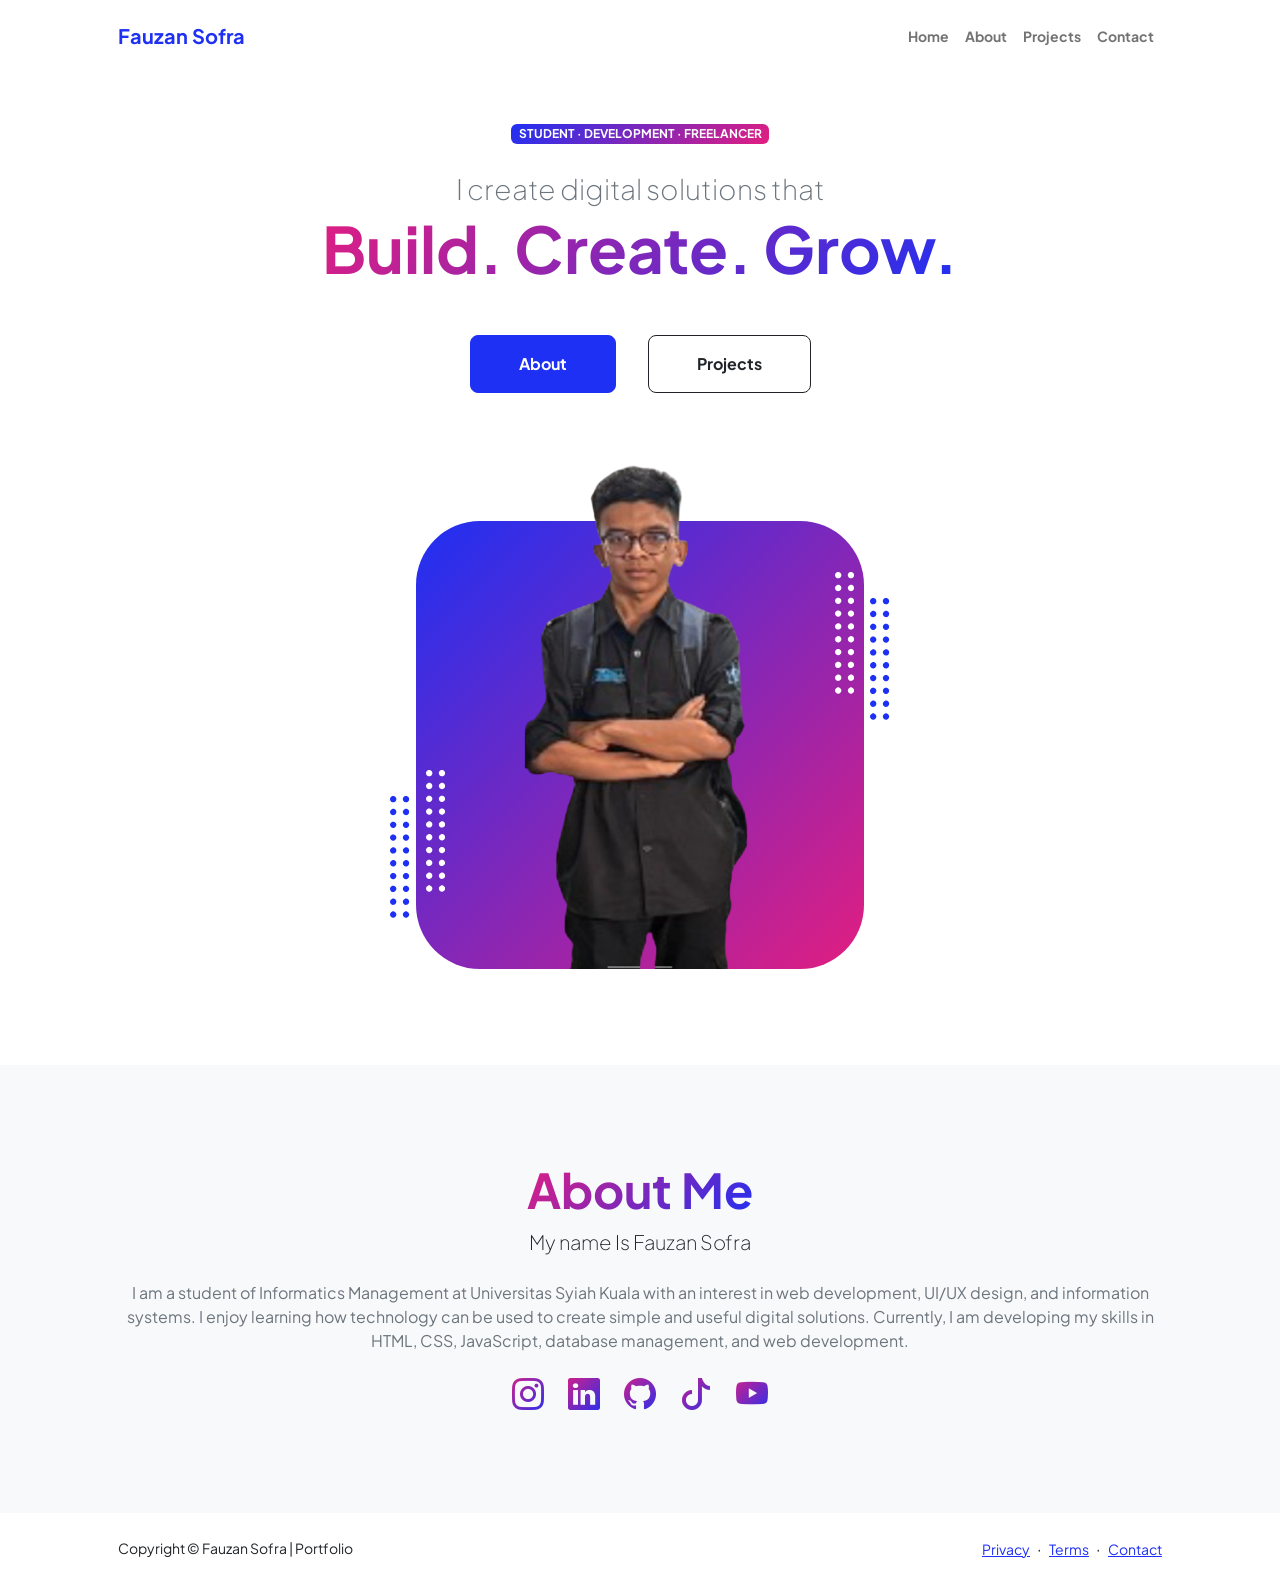
<file: index.html>
<!doctype html>
<html lang="en">
  <head>
    <meta charset="utf-8" />
    <meta name="viewport" content="width=device-width, initial-scale=1, shrink-to-fit=no" />
    <meta name="description" content="" />
    <meta name="author" content="" />
    <title>Fauzan Sofra | Portfolio</title>
    <!-- Favicon-->
    <link rel="icon" type="image/x-icon" href="assets/favicon.ico" />
    <!-- Custom Google font-->
    <link rel="preconnect" href="https://fonts.googleapis.com" />
    <link rel="preconnect" href="https://fonts.gstatic.com" crossorigin />
    <link
      href="https://fonts.googleapis.com/css2?family=Plus+Jakarta+Sans:wght@100;200;300;400;500;600;700;800;900&amp;display=swap"
      rel="stylesheet"
    />
    <!-- Bootstrap icons-->
    <link
      href="https://cdn.jsdelivr.net/npm/bootstrap-icons@1.8.1/font/bootstrap-icons.css"
      rel="stylesheet"
    />
    <!-- Core theme CSS (includes Bootstrap)-->
    <link href="css/styles.css" rel="stylesheet" />
  </head>
  <body class="d-flex flex-column h-100">
    
    <main class="flex-shrink-0">
      <!-- Navigation-->
      <nav class="navbar navbar-expand-lg navbar-light bg-white py-3">
        <div class="container px-5">
          <a class="navbar-brand" href="index.html"
            ><span class="fw-bolder text-primary">Fauzan Sofra</span></a
          >
          <button
            class="navbar-toggler"
            type="button"
            data-bs-toggle="collapse"
            data-bs-target="#navbarSupportedContent"
            aria-controls="navbarSupportedContent"
            aria-expanded="false"
            aria-label="Toggle navigation"
          >
            <span class="navbar-toggler-icon"></span>
          </button>
          <div class="collapse navbar-collapse" id="navbarSupportedContent">
            <ul class="navbar-nav ms-auto mb-2 mb-lg-0 small fw-bolder">
              <li class="nav-item"><a class="nav-link" href="index.html">Home</a></li>
              <li class="nav-item"><a class="nav-link" href="about.html">About</a></li>
              <li class="nav-item"><a class="nav-link" href="projects.html">Projects</a></li>
              <li class="nav-item"><a class="nav-link" href="contact.html">Contact</a></li>
            </ul>
          </div>
        </div>
      </nav>
      <!-- Header-->
      <header class="py-5">
        <div class="container px-5 pb-5">
          <div class="row gx-5 align-items-center">
            <div class="col-xxl-5">
              <!-- Header text content-->
              <div class="text-center text-xxl-start">
                <div class="badge bg-gradient-primary-to-secondary text-white mb-4">
                  <div class="text-uppercase">
                    Student &middot; Development &middot; Freelancer
                  </div>
                </div>
                <div class="fs-3 fw-light text-muted">I create digital solutions that</div>
                <h1 class="display-3 fw-bolder mb-5">
                  <span class="text-gradient d-inline">Build. Create.
Grow. </span>
                </h1>
                <div
                  class="d-grid gap-3 d-sm-flex justify-content-sm-center justify-content-xxl-start mb-3"
                >
                  <a
                    class="btn btn-primary btn-lg px-5 py-3 me-sm-3 fs-6 fw-bolder"
                    href="about.html"
                    >About</a
                  >
                  <a
                    class="btn btn-outline-dark btn-lg px-5 py-3 fs-6 fw-bolder"
                    href="projects.html"
                    >Projects</a
                  >
                </div>
              </div>
            </div>
            <div class="col-xxl-7">
              <!-- Header profile picture-->
              <div class="d-flex justify-content-center mt-5 mt-xxl-0">
                <div class="profile bg-gradient-primary-to-secondary">
                  <!-- TIP: For best results, use a photo with a transparent background like the demo example below-->
                  <!-- Watch a tutorial on how to do this on YouTube (link)-->
                  <img class="profile-img" src="assets/WhatsApp_Image_2026-08-15_at_22.20.02-removebg-preview.png" alt="..." />
                  <div class="dots-1">
                    <!-- SVG Dots-->
                    <svg
                      version="1.1"
                      xmlns="http://www.w3.org/2000/svg"
                      xmlns:xlink="http://www.w3.org/1999/xlink"
                      x="0px"
                      y="0px"
                      viewBox="0 0 191.6 1215.4"
                      style="enable-background: new 0 0 191.6 1215.4"
                      xml:space="preserve"
                    >
                      <g transform="translate(0.000000,1280.000000) scale(0.100000,-0.100000)">
                        <path
                          d="M227.7,12788.6c-105-35-200-141-222-248c-43-206,163-412,369-369c155,32,275,190,260,339c-11,105-90,213-190,262        C383.7,12801.6,289.7,12808.6,227.7,12788.6z"
                        ></path>
                        <path
                          d="M1507.7,12788.6c-151-50-253-216-222-362c25-119,136-230,254-255c194-41,395,142,375,339c-11,105-90,213-190,262        C1663.7,12801.6,1569.7,12808.6,1507.7,12788.6z"
                        ></path>
                        <path
                          d="M227.7,11508.6c-105-35-200-141-222-248c-43-206,163-412,369-369c155,32,275,190,260,339c-11,105-90,213-190,262        C383.7,11521.6,289.7,11528.6,227.7,11508.6z"
                        ></path>
                        <path
                          d="M1507.7,11508.6c-151-50-253-216-222-362c25-119,136-230,254-255c194-41,395,142,375,339c-11,105-90,213-190,262        C1663.7,11521.6,1569.7,11528.6,1507.7,11508.6z"
                        ></path>
                        <path
                          d="M227.7,10228.6c-105-35-200-141-222-248c-43-206,163-412,369-369c155,32,275,190,260,339c-11,105-90,213-190,262        C383.7,10241.6,289.7,10248.6,227.7,10228.6z"
                        ></path>
                        <path
                          d="M1507.7,10228.6c-105-35-200-141-222-248c-43-206,163-412,369-369c155,32,275,190,260,339c-11,105-90,213-190,262        C1663.7,10241.6,1569.7,10248.6,1507.7,10228.6z"
                        ></path>
                        <path
                          d="M227.7,8948.6c-105-35-200-141-222-248c-43-206,163-412,369-369c155,32,275,190,260,339c-11,105-90,213-190,262        C383.7,8961.6,289.7,8968.6,227.7,8948.6z"
                        ></path>
                        <path
                          d="M1507.7,8948.6c-105-35-200-141-222-248c-43-206,163-412,369-369c155,32,275,190,260,339c-11,105-90,213-190,262        C1663.7,8961.6,1569.7,8968.6,1507.7,8948.6z"
                        ></path>
                        <path
                          d="M227.7,7668.6c-105-35-200-141-222-248c-43-206,163-412,369-369c155,32,275,190,260,339c-11,105-90,213-190,262        C383.7,7681.6,289.7,7688.6,227.7,7668.6z"
                        ></path>
                        <path
                          d="M1507.7,7668.6c-105-35-200-141-222-248c-43-206,163-412,369-369c155,32,275,190,260,339c-11,105-90,213-190,262        C1663.7,7681.6,1569.7,7688.6,1507.7,7668.6z"
                        ></path>
                        <path
                          d="M227.7,6388.6c-105-35-200-141-222-248c-43-206,163-412,369-369c155,32,275,190,260,339c-11,105-90,213-190,262        C383.7,6401.6,289.7,6408.6,227.7,6388.6z"
                        ></path>
                        <path
                          d="M1507.7,6388.6c-105-35-200-141-222-248c-43-206,163-412,369-369c155,32,275,190,260,339c-11,105-90,213-190,262        C1663.7,6401.6,1569.7,6408.6,1507.7,6388.6z"
                        ></path>
                        <path
                          d="M227.7,5108.6c-105-35-200-141-222-248c-43-206,163-412,369-369c155,32,275,190,260,339c-11,105-90,213-190,262        C383.7,5121.6,289.7,5128.6,227.7,5108.6z"
                        ></path>
                        <path
                          d="M1507.7,5108.6c-105-35-200-141-222-248c-43-206,163-412,369-369c155,32,275,190,260,339c-11,105-90,213-190,262        C1663.7,5121.6,1569.7,5128.6,1507.7,5108.6z"
                        ></path>
                        <path
                          d="M227.7,3828.6c-105-35-200-141-222-248c-43-206,163-412,369-369c155,32,275,190,260,339c-11,105-90,213-190,262        C383.7,3841.6,289.7,3848.6,227.7,3828.6z"
                        ></path>
                        <path
                          d="M1507.7,3828.6c-105-35-200-141-222-248c-43-206,163-412,369-369c155,32,275,190,260,339c-11,105-90,213-190,262        C1663.7,3841.6,1569.7,3848.6,1507.7,3828.6z"
                        ></path>
                        <path
                          d="M227.7,2548.6c-105-35-200-141-222-248c-43-206,163-412,369-369c155,32,275,190,260,339c-11,105-90,213-190,262        C383.7,2561.6,289.7,2568.6,227.7,2548.6z"
                        ></path>
                        <path
                          d="M1507.7,2548.6c-105-35-200-141-222-248c-43-206,163-412,369-369c155,32,275,190,260,339c-11,105-90,213-190,262        C1663.7,2561.6,1569.7,2568.6,1507.7,2548.6z"
                        ></path>
                        <path
                          d="M227.7,1268.6c-105-35-200-141-222-248c-43-206,163-412,369-369c155,32,275,190,260,339c-11,105-90,213-190,262        C383.7,1281.6,289.7,1288.6,227.7,1268.6z"
                        ></path>
                        <path
                          d="M1507.7,1268.6c-105-35-200-141-222-248c-43-206,163-412,369-369c155,32,275,190,260,339c-11,105-90,213-190,262        C1663.7,1281.6,1569.7,1288.6,1507.7,1268.6z"
                        ></path>
                      </g>
                    </svg>
                    <!-- END of SVG dots-->
                  </div>
                  <div class="dots-2">
                    <!-- SVG Dots-->
                    <svg
                      version="1.1"
                      xmlns="http://www.w3.org/2000/svg"
                      xmlns:xlink="http://www.w3.org/1999/xlink"
                      x="0px"
                      y="0px"
                      viewBox="0 0 191.6 1215.4"
                      style="enable-background: new 0 0 191.6 1215.4"
                      xml:space="preserve"
                    >
                      <g transform="translate(0.000000,1280.000000) scale(0.100000,-0.100000)">
                        <path
                          d="M227.7,12788.6c-105-35-200-141-222-248c-43-206,163-412,369-369c155,32,275,190,260,339c-11,105-90,213-190,262        C383.7,12801.6,289.7,12808.6,227.7,12788.6z"
                        ></path>
                        <path
                          d="M1507.7,12788.6c-151-50-253-216-222-362c25-119,136-230,254-255c194-41,395,142,375,339c-11,105-90,213-190,262        C1663.7,12801.6,1569.7,12808.6,1507.7,12788.6z"
                        ></path>
                        <path
                          d="M227.7,11508.6c-105-35-200-141-222-248c-43-206,163-412,369-369c155,32,275,190,260,339c-11,105-90,213-190,262        C383.7,11521.6,289.7,11528.6,227.7,11508.6z"
                        ></path>
                        <path
                          d="M1507.7,11508.6c-151-50-253-216-222-362c25-119,136-230,254-255c194-41,395,142,375,339c-11,105-90,213-190,262        C1663.7,11521.6,1569.7,11528.6,1507.7,11508.6z"
                        ></path>
                        <path
                          d="M227.7,10228.6c-105-35-200-141-222-248c-43-206,163-412,369-369c155,32,275,190,260,339c-11,105-90,213-190,262        C383.7,10241.6,289.7,10248.6,227.7,10228.6z"
                        ></path>
                        <path
                          d="M1507.7,10228.6c-105-35-200-141-222-248c-43-206,163-412,369-369c155,32,275,190,260,339c-11,105-90,213-190,262        C1663.7,10241.6,1569.7,10248.6,1507.7,10228.6z"
                        ></path>
                        <path
                          d="M227.7,8948.6c-105-35-200-141-222-248c-43-206,163-412,369-369c155,32,275,190,260,339c-11,105-90,213-190,262        C383.7,8961.6,289.7,8968.6,227.7,8948.6z"
                        ></path>
                        <path
                          d="M1507.7,8948.6c-105-35-200-141-222-248c-43-206,163-412,369-369c155,32,275,190,260,339c-11,105-90,213-190,262        C1663.7,8961.6,1569.7,8968.6,1507.7,8948.6z"
                        ></path>
                        <path
                          d="M227.7,7668.6c-105-35-200-141-222-248c-43-206,163-412,369-369c155,32,275,190,260,339c-11,105-90,213-190,262        C383.7,7681.6,289.7,7688.6,227.7,7668.6z"
                        ></path>
                        <path
                          d="M1507.7,7668.6c-105-35-200-141-222-248c-43-206,163-412,369-369c155,32,275,190,260,339c-11,105-90,213-190,262        C1663.7,7681.6,1569.7,7688.6,1507.7,7668.6z"
                        ></path>
                        <path
                          d="M227.7,6388.6c-105-35-200-141-222-248c-43-206,163-412,369-369c155,32,275,190,260,339c-11,105-90,213-190,262        C383.7,6401.6,289.7,6408.6,227.7,6388.6z"
                        ></path>
                        <path
                          d="M1507.7,6388.6c-105-35-200-141-222-248c-43-206,163-412,369-369c155,32,275,190,260,339c-11,105-90,213-190,262        C1663.7,6401.6,1569.7,6408.6,1507.7,6388.6z"
                        ></path>
                        <path
                          d="M227.7,5108.6c-105-35-200-141-222-248c-43-206,163-412,369-369c155,32,275,190,260,339c-11,105-90,213-190,262        C383.7,5121.6,289.7,5128.6,227.7,5108.6z"
                        ></path>
                        <path
                          d="M1507.7,5108.6c-105-35-200-141-222-248c-43-206,163-412,369-369c155,32,275,190,260,339c-11,105-90,213-190,262        C1663.7,5121.6,1569.7,5128.6,1507.7,5108.6z"
                        ></path>
                        <path
                          d="M227.7,3828.6c-105-35-200-141-222-248c-43-206,163-412,369-369c155,32,275,190,260,339c-11,105-90,213-190,262        C383.7,3841.6,289.7,3848.6,227.7,3828.6z"
                        ></path>
                        <path
                          d="M1507.7,3828.6c-105-35-200-141-222-248c-43-206,163-412,369-369c155,32,275,190,260,339c-11,105-90,213-190,262        C1663.7,3841.6,1569.7,3848.6,1507.7,3828.6z"
                        ></path>
                        <path
                          d="M227.7,2548.6c-105-35-200-141-222-248c-43-206,163-412,369-369c155,32,275,190,260,339c-11,105-90,213-190,262        C383.7,2561.6,289.7,2568.6,227.7,2548.6z"
                        ></path>
                        <path
                          d="M1507.7,2548.6c-105-35-200-141-222-248c-43-206,163-412,369-369c155,32,275,190,260,339c-11,105-90,213-190,262        C1663.7,2561.6,1569.7,2568.6,1507.7,2548.6z"
                        ></path>
                        <path
                          d="M227.7,1268.6c-105-35-200-141-222-248c-43-206,163-412,369-369c155,32,275,190,260,339c-11,105-90,213-190,262        C383.7,1281.6,289.7,1288.6,227.7,1268.6z"
                        ></path>
                        <path
                          d="M1507.7,1268.6c-105-35-200-141-222-248c-43-206,163-412,369-369c155,32,275,190,260,339c-11,105-90,213-190,262        C1663.7,1281.6,1569.7,1288.6,1507.7,1268.6z"
                        ></path>
                      </g>
                    </svg>
                    <!-- END of SVG dots-->
                  </div>
                  <div class="dots-3">
                    <!-- SVG Dots-->
                    <svg
                      version="1.1"
                      xmlns="http://www.w3.org/2000/svg"
                      xmlns:xlink="http://www.w3.org/1999/xlink"
                      x="0px"
                      y="0px"
                      viewBox="0 0 191.6 1215.4"
                      style="enable-background: new 0 0 191.6 1215.4"
                      xml:space="preserve"
                    >
                      <g transform="translate(0.000000,1280.000000) scale(0.100000,-0.100000)">
                        <path
                          d="M227.7,12788.6c-105-35-200-141-222-248c-43-206,163-412,369-369c155,32,275,190,260,339c-11,105-90,213-190,262        C383.7,12801.6,289.7,12808.6,227.7,12788.6z"
                        ></path>
                        <path
                          d="M1507.7,12788.6c-151-50-253-216-222-362c25-119,136-230,254-255c194-41,395,142,375,339c-11,105-90,213-190,262        C1663.7,12801.6,1569.7,12808.6,1507.7,12788.6z"
                        ></path>
                        <path
                          d="M227.7,11508.6c-105-35-200-141-222-248c-43-206,163-412,369-369c155,32,275,190,260,339c-11,105-90,213-190,262        C383.7,11521.6,289.7,11528.6,227.7,11508.6z"
                        ></path>
                        <path
                          d="M1507.7,11508.6c-151-50-253-216-222-362c25-119,136-230,254-255c194-41,395,142,375,339c-11,105-90,213-190,262        C1663.7,11521.6,1569.7,11528.6,1507.7,11508.6z"
                        ></path>
                        <path
                          d="M227.7,10228.6c-105-35-200-141-222-248c-43-206,163-412,369-369c155,32,275,190,260,339c-11,105-90,213-190,262        C383.7,10241.6,289.7,10248.6,227.7,10228.6z"
                        ></path>
                        <path
                          d="M1507.7,10228.6c-105-35-200-141-222-248c-43-206,163-412,369-369c155,32,275,190,260,339c-11,105-90,213-190,262        C1663.7,10241.6,1569.7,10248.6,1507.7,10228.6z"
                        ></path>
                        <path
                          d="M227.7,8948.6c-105-35-200-141-222-248c-43-206,163-412,369-369c155,32,275,190,260,339c-11,105-90,213-190,262        C383.7,8961.6,289.7,8968.6,227.7,8948.6z"
                        ></path>
                        <path
                          d="M1507.7,8948.6c-105-35-200-141-222-248c-43-206,163-412,369-369c155,32,275,190,260,339c-11,105-90,213-190,262        C1663.7,8961.6,1569.7,8968.6,1507.7,8948.6z"
                        ></path>
                        <path
                          d="M227.7,7668.6c-105-35-200-141-222-248c-43-206,163-412,369-369c155,32,275,190,260,339c-11,105-90,213-190,262        C383.7,7681.6,289.7,7688.6,227.7,7668.6z"
                        ></path>
                        <path
                          d="M1507.7,7668.6c-105-35-200-141-222-248c-43-206,163-412,369-369c155,32,275,190,260,339c-11,105-90,213-190,262        C1663.7,7681.6,1569.7,7688.6,1507.7,7668.6z"
                        ></path>
                        <path
                          d="M227.7,6388.6c-105-35-200-141-222-248c-43-206,163-412,369-369c155,32,275,190,260,339c-11,105-90,213-190,262        C383.7,6401.6,289.7,6408.6,227.7,6388.6z"
                        ></path>
                        <path
                          d="M1507.7,6388.6c-105-35-200-141-222-248c-43-206,163-412,369-369c155,32,275,190,260,339c-11,105-90,213-190,262        C1663.7,6401.6,1569.7,6408.6,1507.7,6388.6z"
                        ></path>
                        <path
                          d="M227.7,5108.6c-105-35-200-141-222-248c-43-206,163-412,369-369c155,32,275,190,260,339c-11,105-90,213-190,262        C383.7,5121.6,289.7,5128.6,227.7,5108.6z"
                        ></path>
                        <path
                          d="M1507.7,5108.6c-105-35-200-141-222-248c-43-206,163-412,369-369c155,32,275,190,260,339c-11,105-90,213-190,262        C1663.7,5121.6,1569.7,5128.6,1507.7,5108.6z"
                        ></path>
                        <path
                          d="M227.7,3828.6c-105-35-200-141-222-248c-43-206,163-412,369-369c155,32,275,190,260,339c-11,105-90,213-190,262        C383.7,3841.6,289.7,3848.6,227.7,3828.6z"
                        ></path>
                        <path
                          d="M1507.7,3828.6c-105-35-200-141-222-248c-43-206,163-412,369-369c155,32,275,190,260,339c-11,105-90,213-190,262        C1663.7,3841.6,1569.7,3848.6,1507.7,3828.6z"
                        ></path>
                        <path
                          d="M227.7,2548.6c-105-35-200-141-222-248c-43-206,163-412,369-369c155,32,275,190,260,339c-11,105-90,213-190,262        C383.7,2561.6,289.7,2568.6,227.7,2548.6z"
                        ></path>
                        <path
                          d="M1507.7,2548.6c-105-35-200-141-222-248c-43-206,163-412,369-369c155,32,275,190,260,339c-11,105-90,213-190,262        C1663.7,2561.6,1569.7,2568.6,1507.7,2548.6z"
                        ></path>
                        <path
                          d="M227.7,1268.6c-105-35-200-141-222-248c-43-206,163-412,369-369c155,32,275,190,260,339c-11,105-90,213-190,262        C383.7,1281.6,289.7,1288.6,227.7,1268.6z"
                        ></path>
                        <path
                          d="M1507.7,1268.6c-105-35-200-141-222-248c-43-206,163-412,369-369c155,32,275,190,260,339c-11,105-90,213-190,262        C1663.7,1281.6,1569.7,1288.6,1507.7,1268.6z"
                        ></path>
                      </g>
                    </svg>
                    <!-- END of SVG dots-->
                  </div>
                  <div class="dots-4">
                    <!-- SVG Dots-->
                    <svg
                      version="1.1"
                      xmlns="http://www.w3.org/2000/svg"
                      xmlns:xlink="http://www.w3.org/1999/xlink"
                      x="0px"
                      y="0px"
                      viewBox="0 0 191.6 1215.4"
                      style="enable-background: new 0 0 191.6 1215.4"
                      xml:space="preserve" >
                      <g transform="translate(0.000000,1280.000000) scale(0.100000,-0.100000)">
                        <path
                          d="M227.7,12788.6c-105-35-200-141-222-248c-43-206,163-412,369-369c155,32,275,190,260,339c-11,105-90,213-190,262        C383.7,12801.6,289.7,12808.6,227.7,12788.6z"
                        ></path>
                        <path
                          d="M1507.7,12788.6c-151-50-253-216-222-362c25-119,136-230,254-255c194-41,395,142,375,339c-11,105-90,213-190,262        C1663.7,12801.6,1569.7,12808.6,1507.7,12788.6z"
                        ></path>
                        <path
                          d="M227.7,11508.6c-105-35-200-141-222-248c-43-206,163-412,369-369c155,32,275,190,260,339c-11,105-90,213-190,262        C383.7,11521.6,289.7,11528.6,227.7,11508.6z"
                        ></path>
                        <path
                          d="M1507.7,11508.6c-151-50-253-216-222-362c25-119,136-230,254-255c194-41,395,142,375,339c-11,105-90,213-190,262        C1663.7,11521.6,1569.7,11528.6,1507.7,11508.6z"
                        ></path>
                        <path
                          d="M227.7,10228.6c-105-35-200-141-222-248c-43-206,163-412,369-369c155,32,275,190,260,339c-11,105-90,213-190,262        C383.7,10241.6,289.7,10248.6,227.7,10228.6z"
                        ></path>
                        <path
                          d="M1507.7,10228.6c-105-35-200-141-222-248c-43-206,163-412,369-369c155,32,275,190,260,339c-11,105-90,213-190,262        C1663.7,10241.6,1569.7,10248.6,1507.7,10228.6z"
                        ></path>
                        <path
                          d="M227.7,8948.6c-105-35-200-141-222-248c-43-206,163-412,369-369c155,32,275,190,260,339c-11,105-90,213-190,262        C383.7,8961.6,289.7,8968.6,227.7,8948.6z"
                        ></path>
                        <path
                          d="M1507.7,8948.6c-105-35-200-141-222-248c-43-206,163-412,369-369c155,32,275,190,260,339c-11,105-90,213-190,262        C1663.7,8961.6,1569.7,8968.6,1507.7,8948.6z"
                        ></path>
                        <path
                          d="M227.7,7668.6c-105-35-200-141-222-248c-43-206,163-412,369-369c155,32,275,190,260,339c-11,105-90,213-190,262        C383.7,7681.6,289.7,7688.6,227.7,7668.6z"
                        ></path>
                        <path
                          d="M1507.7,7668.6c-105-35-200-141-222-248c-43-206,163-412,369-369c155,32,275,190,260,339c-11,105-90,213-190,262        C1663.7,7681.6,1569.7,7688.6,1507.7,7668.6z"
                        ></path>
                        <path
                          d="M227.7,6388.6c-105-35-200-141-222-248c-43-206,163-412,369-369c155,32,275,190,260,339c-11,105-90,213-190,262        C383.7,6401.6,289.7,6408.6,227.7,6388.6z"
                        ></path>
                        <path
                          d="M1507.7,6388.6c-105-35-200-141-222-248c-43-206,163-412,369-369c155,32,275,190,260,339c-11,105-90,213-190,262        C1663.7,6401.6,1569.7,6408.6,1507.7,6388.6z"
                        ></path>
                        <path
                          d="M227.7,5108.6c-105-35-200-141-222-248c-43-206,163-412,369-369c155,32,275,190,260,339c-11,105-90,213-190,262        C383.7,5121.6,289.7,5128.6,227.7,5108.6z"
                        ></path>
                        <path
                          d="M1507.7,5108.6c-105-35-200-141-222-248c-43-206,163-412,369-369c155,32,275,190,260,339c-11,105-90,213-190,262        C1663.7,5121.6,1569.7,5128.6,1507.7,5108.6z"
                        ></path>
                        <path
                          d="M227.7,3828.6c-105-35-200-141-222-248c-43-206,163-412,369-369c155,32,275,190,260,339c-11,105-90,213-190,262        C383.7,3841.6,289.7,3848.6,227.7,3828.6z"
                        ></path>
                        <path
                          d="M1507.7,3828.6c-105-35-200-141-222-248c-43-206,163-412,369-369c155,32,275,190,260,339c-11,105-90,213-190,262        C1663.7,3841.6,1569.7,3848.6,1507.7,3828.6z"
                        ></path>
                        <path
                          d="M227.7,2548.6c-105-35-200-141-222-248c-43-206,163-412,369-369c155,32,275,190,260,339c-11,105-90,213-190,262        C383.7,2561.6,289.7,2568.6,227.7,2548.6z"
                        ></path>
                        <path
                          d="M1507.7,2548.6c-105-35-200-141-222-248c-43-206,163-412,369-369c155,32,275,190,260,339c-11,105-90,213-190,262        C1663.7,2561.6,1569.7,2568.6,1507.7,2548.6z"
                        ></path>
                        <path
                          d="M227.7,1268.6c-105-35-200-141-222-248c-43-206,163-412,369-369c155,32,275,190,260,339c-11,105-90,213-190,262        C383.7,1281.6,289.7,1288.6,227.7,1268.6z"
                        ></path>
                        <path
                          d="M1507.7,1268.6c-105-35-200-141-222-248c-43-206,163-412,369-369c155,32,275,190,260,339c-11,105-90,213-190,262        C1663.7,1281.6,1569.7,1288.6,1507.7,1268.6z"
                        ></path>
                      </g>
                    </svg>
                    <!-- END of SVG dots-->
                  </div>
                </div>
              </div>
            </div>
          </div>
        </div>
      </header>
      <!-- About Section-->
      <section class="bg-light py-5">
        <div class="container px-5">
          <div class="row gx-5 justify-content-center">
            <div class="col-xxl-8">
              <div class="text-center my-5">
                <h2 class="display-5 fw-bolder">
                  <span class="text-gradient d-inline">About Me</span>
                </h2>
                <p class="lead fw-light mb-4">My name Is Fauzan Sofra</p>
                <p class="text-muted">
                  I am a student of Informatics Management at Universitas Syiah Kuala with an interest in web development, UI/UX design, and information systems. I enjoy learning how technology can be used to create simple and useful digital solutions.
Currently, I am developing my skills in HTML, CSS, JavaScript, database management, and web development.
                </p>
                <div class="d-flex justify-content-center fs-2 gap-4">
                  <a class="text-gradient" href="https://www.instagram.com/fauzansofra/"
                    ><i class="bi bi-instagram"></i
                  ></a>
                  <a class="text-gradient" href="https://www.linkedin.com/in/fauzan-meurah-55920b2b4/"><i class="bi bi-linkedin"></i></a>
                  <a class="text-gradient" href="https://github.com/fauzansofraa/"><i class="bi bi-github"></i></a>
                  <a class="text-gradient" href="https://www.tiktok.com/@fznsffra/"><i class="bi bi-tiktok"></i></a>
                  <a class="text-gradient" href="https://www.youtube.com/@fauzanmeurah/"><i class="bi bi-youtube"></i></a>

                </div>
              </div>
            </div>
          </div>
        </div>
      </section>
    </main>
    <!-- Footer-->
    <footer class="bg-white py-4 mt-auto">
      <div class="container px-5">
        <div class="row align-items-center justify-content-between flex-column flex-sm-row">
          <div class="col-auto">
            <div class="small m-0">Copyright &copy; Fauzan Sofra | Portfolio</div>
          </div>
          <div class="col-auto">
            <a class="small" href="#!">Privacy</a>
            <span class="mx-1">&middot; </span>
            <a class="small" href="#!">Terms</a>
            <span class="mx-1">&middot;</span>
            <a class="small" href="#!">Contact</a>
          </div>
        </div>
      </div>
    </footer>
    <!-- Bootstrap core JS-->
    <script src="https://cdn.jsdelivr.net/npm/bootstrap@5.2.3/dist/js/bootstrap.bundle.min.js"></script>
    <!-- Core theme JS-->
    <script src="js/scripts.js"></script>
  </body>
</html>
</file>
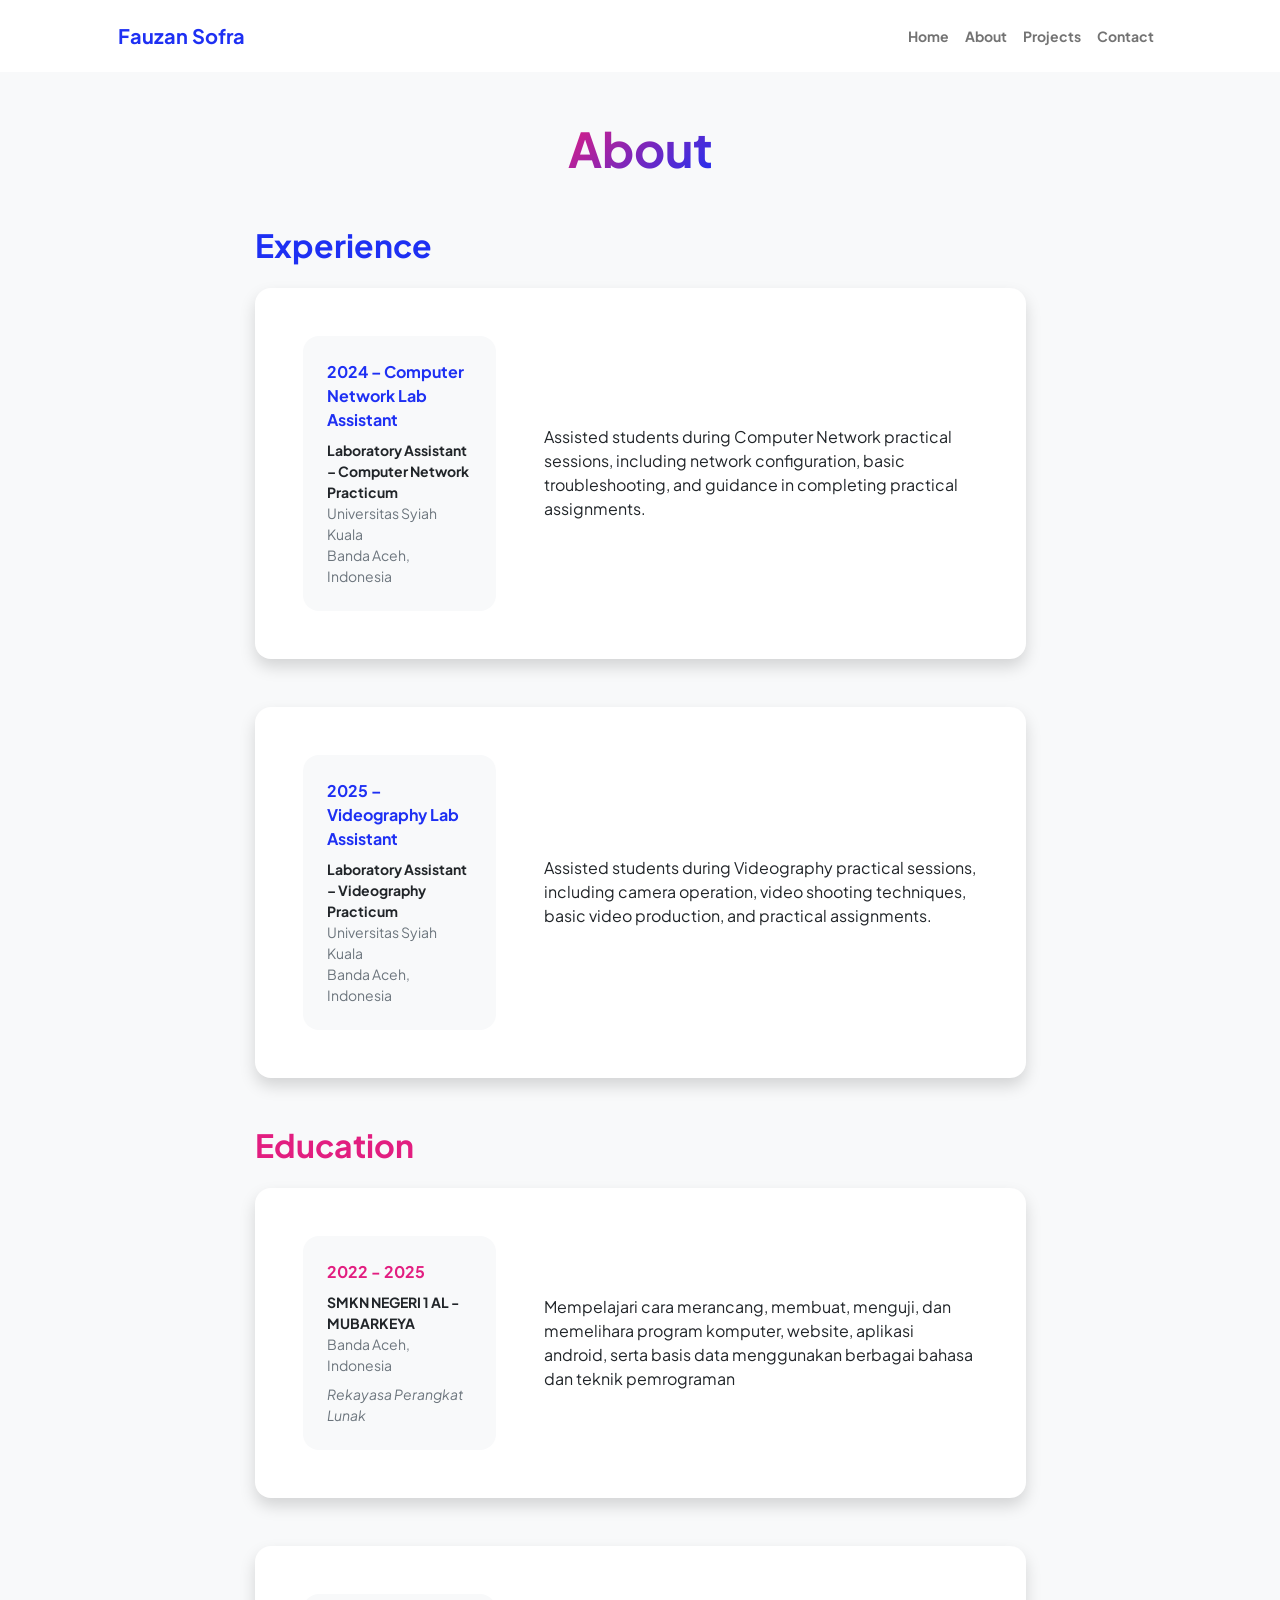
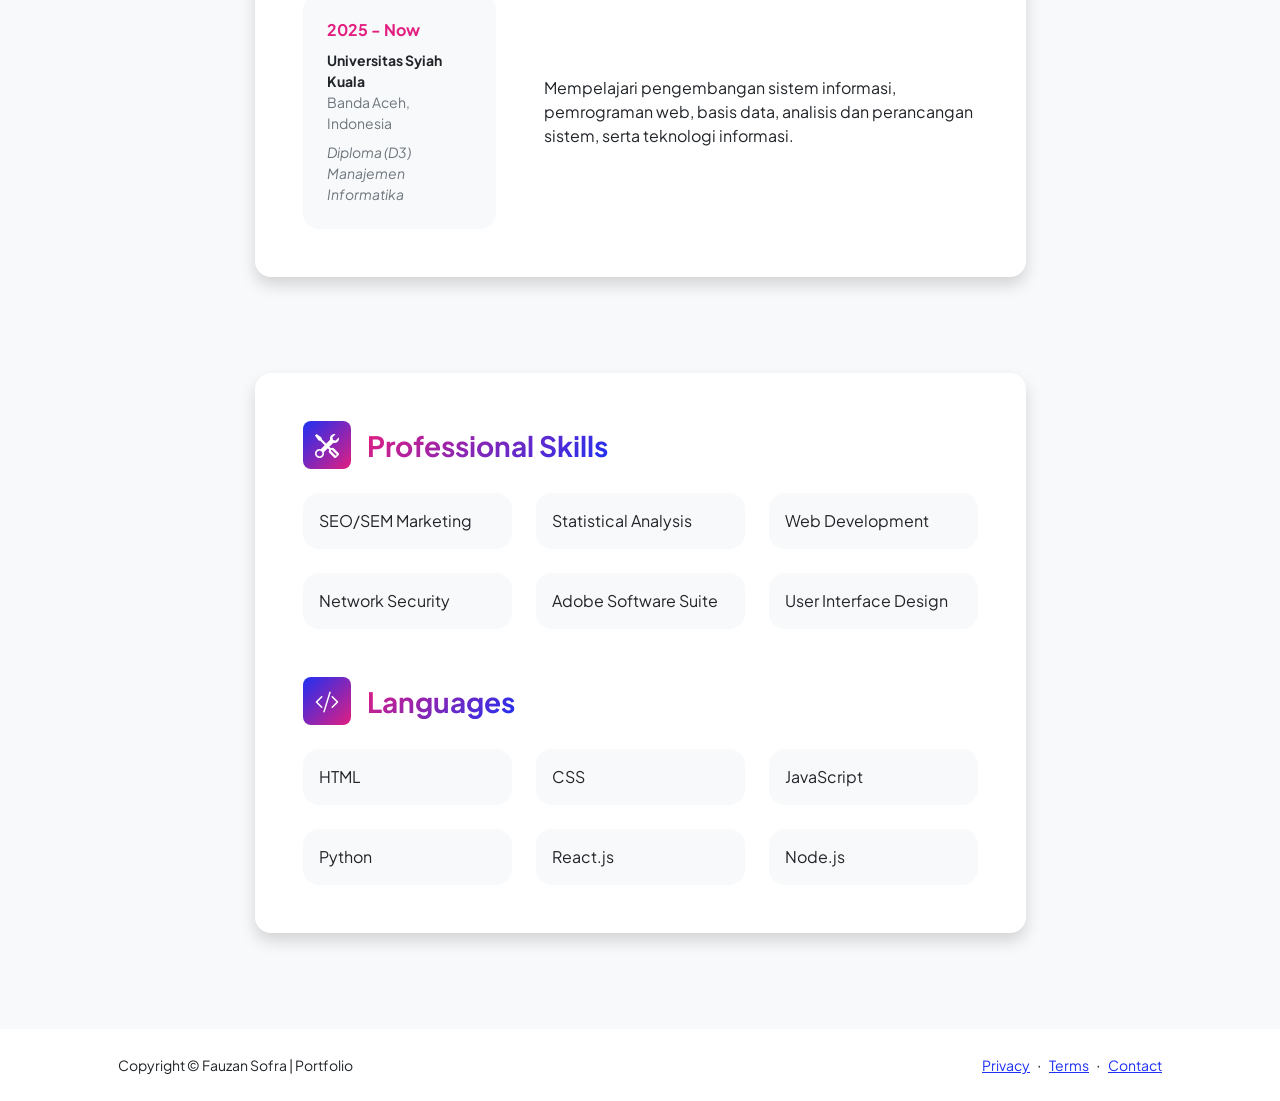
<file: about.html>
<!doctype html>
<html lang="en">
  <head>
    <meta charset="utf-8" />
    <meta name="viewport" content="width=device-width, initial-scale=1, shrink-to-fit=no" />
    <meta name="description" content="" />
    <meta name="author" content="" />
  <title>Fauzan Sofra | Portfolio</title>
    <!-- Favicon-->
    <link rel="icon" type="image/x-icon" href="assets/favicon.ico" />
    <!-- Custom Google font-->
    <link rel="preconnect" href="https://fonts.googleapis.com" />
    <link rel="preconnect" href="https://fonts.gstatic.com" crossorigin />
    <link
      href="https://fonts.googleapis.com/css2?family=Plus+Jakarta+Sans:wght@100;200;300;400;500;600;700;800;900&amp;display=swap"
      rel="stylesheet"
    />
    <!-- Bootstrap icons-->
    <link
      href="https://cdn.jsdelivr.net/npm/bootstrap-icons@1.8.1/font/bootstrap-icons.css"
      rel="stylesheet"
    />
    <!-- Core theme CSS (includes Bootstrap)-->
    <link href="css/styles.css" rel="stylesheet" />
  </head>
  <body class="d-flex flex-column h-100 bg-light">
    <main class="flex-shrink-0">
      <!-- Navigation-->
      <nav class="navbar navbar-expand-lg navbar-light bg-white py-3">
        <div class="container px-5">
          <a class="navbar-brand" href="index.html"
            ><span class="fw-bolder text-primary">Fauzan Sofra</span></a
          >
          <button
            class="navbar-toggler"
            type="button"
            data-bs-toggle="collapse"
            data-bs-target="#navbarSupportedContent"
            aria-controls="navbarSupportedContent"
            aria-expanded="false"
            aria-label="Toggle navigation"
          >
            <span class="navbar-toggler-icon"></span>
          </button>
          <div class="collapse navbar-collapse" id="navbarSupportedContent">
            <ul class="navbar-nav ms-auto mb-2 mb-lg-0 small fw-bolder">
              <li class="nav-item"><a class="nav-link" href="index.html">Home</a></li>
              <li class="nav-item"><a class="nav-link" href="about.html">About</a></li>
              <li class="nav-item"><a class="nav-link" href="projects.html">Projects</a></li>
              <li class="nav-item"><a class="nav-link" href="contact.html">Contact</a></li>
            </ul>
          </div>
        </div>
      </nav>
      <!-- Page Content-->
      <div class="container px-5 my-5">
        <div class="text-center mb-5">
          <h1 class="display-5 fw-bolder mb-0">
            <span class="text-gradient d-inline">About</span>
          </h1>
        </div>
        <div class="row gx-5 justify-content-center">
          <div class="col-lg-11 col-xl-9 col-xxl-8">
            <!-- Experience Section-->
            <section>
              <div class="d-flex align-items-center justify-content-between mb-4">
                <h2 class="text-primary fw-bolder mb-0">Experience</h2>
                <!-- Download about button-->
                <!-- Note: Set the link href target to a PDF file within your project-->
                <!-- <a class="btn btn-primary px-4 py-3" href="#!">
                  <div class="d-inline-block bi bi-download me-2"></div>
                  Download Resume
                </a> -->
              </div>
              <!-- Experience Card 1-->
              <div class="card shadow border-0 rounded-4 mb-5">
                <div class="card-body p-5">
                  <div class="row align-items-center gx-5">
                    <div class="col text-center text-lg-start mb-4 mb-lg-0">
                      <div class="bg-light p-4 rounded-4">
                        <div class="text-primary fw-bolder mb-2">
                          2024 – Computer Network Lab Assistant
                        </div>
                        <div class="small fw-bolder">
                          Laboratory Assistant – Computer Network Practicum
                        </div>
                        <div class="small text-muted">Universitas Syiah Kuala</div>
                        <div class="small text-muted">Banda Aceh, Indonesia</div>
                      </div>
                    </div>
                    <div class="col-lg-8">
                      <div>
                        Assisted students during Computer Network practical sessions, including
                        network configuration, basic troubleshooting, and guidance in completing
                        practical assignments.
                      </div>
                    </div>
                  </div>
                </div>
              </div>
              <!-- Experience Card 2-->
              <div class="card shadow border-0 rounded-4 mb-5">
                <div class="card-body p-5">
                  <div class="row align-items-center gx-5">
                    <div class="col text-center text-lg-start mb-4 mb-lg-0">
                      <div class="bg-light p-4 rounded-4">
                        <div class="text-primary fw-bolder mb-2">
                          2025 – Videography Lab Assistant
                        </div>
                        <div class="small fw-bolder">
                          Laboratory Assistant – Videography Practicum
                        </div>
                        <div class="small text-muted">Universitas Syiah Kuala</div>
                        <div class="small text-muted">Banda Aceh, Indonesia</div>
                      </div>
                    </div>
                    <div class="col-lg-8">
                      <div>
                        Assisted students during Videography practical sessions, including camera
                        operation, video shooting techniques, basic video production, and practical
                        assignments.
                      </div>
                    </div>
                  </div>
                </div>
              </div>
            </section>
            <!-- Education Section-->
            <section>
              <h2 class="text-secondary fw-bolder mb-4">Education</h2>
              <!-- Education Card 1-->
              <div class="card shadow border-0 rounded-4 mb-5">
                <div class="card-body p-5">
                  <div class="row align-items-center gx-5">
                    <div class="col text-center text-lg-start mb-4 mb-lg-0">
                      <div class="bg-light p-4 rounded-4">
                        <div class="text-secondary fw-bolder mb-2">2022 - 2025</div>
                        <div class="mb-2">
                          <div class="small fw-bolder">SMKN NEGERI 1 AL - MUBARKEYA</div>
                          <div class="small text-muted">Banda Aceh, Indonesia</div>
                        </div>
                        <div class="fst-italic">
                          <div class="small text-muted">Rekayasa Perangkat Lunak</div>
                        </div>
                      </div>
                    </div>
                    <div class="col-lg-8">
                      <div>
                      Mempelajari cara merancang, membuat, menguji, dan memelihara program komputer, website, aplikasi android, serta basis data menggunakan berbagai bahasa dan teknik pemrograman
                      </div>
                    </div>
                  </div>
                </div>
              </div>
              <!-- Education Card 2-->
              <div class="card shadow border-0 rounded-4 mb-5">
                <div class="card-body p-5">
                  <div class="row align-items-center gx-5">
                    <div class="col text-center text-lg-start mb-4 mb-lg-0">
                      <div class="bg-light p-4 rounded-4">
                        <div class="text-secondary fw-bolder mb-2">2025 - Now</div>
                        <div class="mb-2">
                          <div class="small fw-bolder">Universitas Syiah Kuala</div>
                          <div class="small text-muted">Banda Aceh, Indonesia</div>
                        </div>
                        <div class="fst-italic">
                          <div class="small text-muted">Diploma (D3)</div>
                          <div class="small text-muted">Manajemen Informatika</div>
                        </div>
                      </div>
                    </div>
                    <div class="col-lg-8">
                      <div>
                        Mempelajari pengembangan sistem informasi, pemrograman web, basis data,
                        analisis dan perancangan sistem, serta teknologi informasi.
                      </div>
                    </div>
                  </div>
                </div>
              </div>
            </section>
            <!-- Divider-->
            <div class="pb-5"></div>
            <!-- Skills Section-->
            <section>
              <!-- Skillset Card-->
              <div class="card shadow border-0 rounded-4 mb-5">
                <div class="card-body p-5">
                  <!-- Professional skills list-->
                  <div class="mb-5">
                    <div class="d-flex align-items-center mb-4">
                      <div
                        class="feature bg-primary bg-gradient-primary-to-secondary text-white rounded-3 me-3"
                      >
                        <i class="bi bi-tools"></i>
                      </div>
                      <h3 class="fw-bolder mb-0">
                        <span class="text-gradient d-inline">Professional Skills</span>
                      </h3>
                    </div>
                    <div class="row row-cols-1 row-cols-md-3 mb-4">
                      <div class="col mb-4 mb-md-0">
                        <div class="d-flex align-items-center bg-light rounded-4 p-3 h-100">
                          SEO/SEM Marketing
                        </div>
                      </div>
                      <div class="col mb-4 mb-md-0">
                        <div class="d-flex align-items-center bg-light rounded-4 p-3 h-100">
                          Statistical Analysis
                        </div>
                      </div>
                      <div class="col">
                        <div class="d-flex align-items-center bg-light rounded-4 p-3 h-100">
                          Web Development
                        </div>
                      </div>
                    </div>
                    <div class="row row-cols-1 row-cols-md-3">
                      <div class="col mb-4 mb-md-0">
                        <div class="d-flex align-items-center bg-light rounded-4 p-3 h-100">
                          Network Security
                        </div>
                      </div>
                      <div class="col mb-4 mb-md-0">
                        <div class="d-flex align-items-center bg-light rounded-4 p-3 h-100">
                          Adobe Software Suite
                        </div>
                      </div>
                      <div class="col">
                        <div class="d-flex align-items-center bg-light rounded-4 p-3 h-100">
                          User Interface Design
                        </div>
                      </div>
                    </div>
                  </div>
                  <!-- Languages list-->
                  <div class="mb-0">
                    <div class="d-flex align-items-center mb-4">
                      <div
                        class="feature bg-primary bg-gradient-primary-to-secondary text-white rounded-3 me-3"
                      >
                        <i class="bi bi-code-slash"></i>
                      </div>
                      <h3 class="fw-bolder mb-0">
                        <span class="text-gradient d-inline">Languages</span>
                      </h3>
                    </div>
                    <div class="row row-cols-1 row-cols-md-3 mb-4">
                      <div class="col mb-4 mb-md-0">
                        <div class="d-flex align-items-center bg-light rounded-4 p-3 h-100">
                          HTML
                        </div>
                      </div>
                      <div class="col mb-4 mb-md-0">
                        <div class="d-flex align-items-center bg-light rounded-4 p-3 h-100">
                          CSS
                        </div>
                      </div>
                      <div class="col">
                        <div class="d-flex align-items-center bg-light rounded-4 p-3 h-100">
                          JavaScript
                        </div>
                      </div>
                    </div>
                    <div class="row row-cols-1 row-cols-md-3">
                      <div class="col mb-4 mb-md-0">
                        <div class="d-flex align-items-center bg-light rounded-4 p-3 h-100">
                          Python
                        </div>
                      </div>
                      <div class="col mb-4 mb-md-0">
                        <div class="d-flex align-items-center bg-light rounded-4 p-3 h-100">
                          React.js
                        </div>
                      </div>
                      <div class="col">
                        <div class="d-flex align-items-center bg-light rounded-4 p-3 h-100">
                          Node.js
                        </div>
                      </div>
                    </div>
                  </div>
                </div>
              </div>
            </section>
          </div>
        </div>
      </div>
    </main>
    <!-- Footer-->
    <footer class="bg-white py-4 mt-auto">
      <div class="container px-5">
        <div class="row align-items-center justify-content-between flex-column flex-sm-row">
          <div class="col-auto">
                      <div class="small m-0">Copyright &copy; Fauzan Sofra | Portfolio</div>
          </div>
          <div class="col-auto">
            <a class="small" href="#!">Privacy</a>
            <span class="mx-1">&middot;</span>
            <a class="small" href="#!">Terms</a>
            <span class="mx-1">&middot;</span>
            <a class="small" href="#!">Contact</a>
          </div>
        </div>
      </div>
    </footer>
    <!-- Bootstrap core JS-->
    <script src="https://cdn.jsdelivr.net/npm/bootstrap@5.2.3/dist/js/bootstrap.bundle.min.js"></script>
    <!-- Core theme JS-->
    <script src="js/scripts.js"></script>
  </body>
</html>
</file>
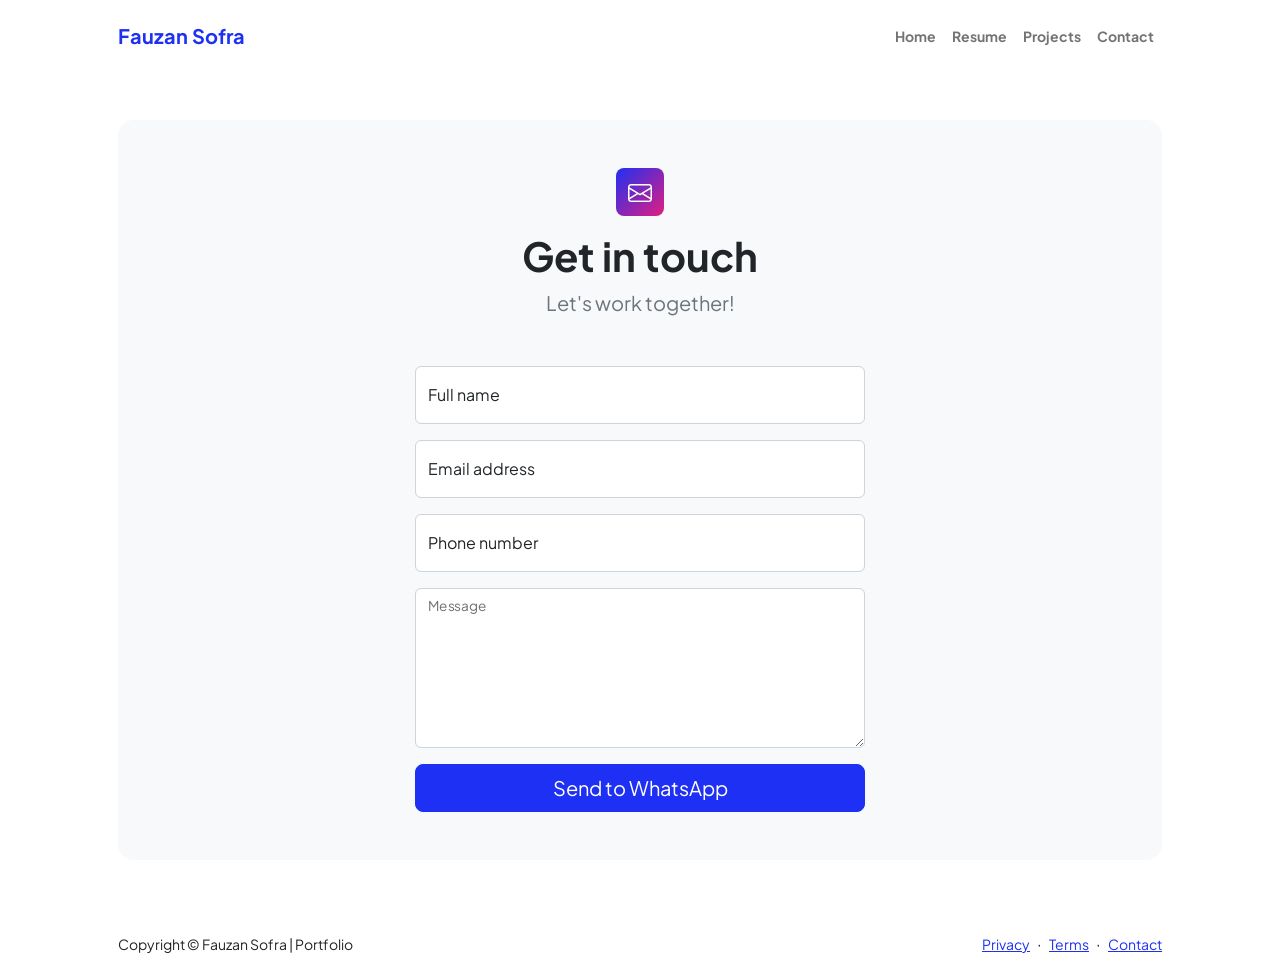
<file: contact.html>
<!doctype html>
<html lang="en">
  <head>
    <meta charset="utf-8" />
    <meta name="viewport" content="width=device-width, initial-scale=1, shrink-to-fit=no" />
    <meta name="description" content />
    <meta name="author" content />
  <title>Fauzan Sofra | Portfolio</title>
    <!-- Favicon-->
    <link rel="icon" type="image/x-icon" href="assets/favicon.ico" />
    <!-- Custom Google font-->
    <link rel="preconnect" href="https://fonts.googleapis.com" />
    <link rel="preconnect" href="https://fonts.gstatic.com" crossorigin />
    <link
      href="https://fonts.googleapis.com/css2?family=Plus+Jakarta+Sans:wght@100;200;300;400;500;600;700;800;900&amp;display=swap"
      rel="stylesheet"
    />
    <!-- Bootstrap icons-->
    <link
      href="https://cdn.jsdelivr.net/npm/bootstrap-icons@1.8.1/font/bootstrap-icons.css"
      rel="stylesheet"
    />
    <!-- Core theme CSS (includes Bootstrap)-->
    <link href="css/styles.css" rel="stylesheet" />
  </head>
  <body class="d-flex flex-column">
    <main class="flex-shrink-0">
      <!-- Navigation-->
      <nav class="navbar navbar-expand-lg navbar-light bg-white py-3">
        <div class="container px-5">
          <a class="navbar-brand" href="index.html"
            ><span class="fw-bolder text-primary">Fauzan Sofra</span></a
          >
          <button
            class="navbar-toggler"
            type="button"
            data-bs-toggle="collapse"
            data-bs-target="#navbarSupportedContent"
            aria-controls="navbarSupportedContent"
            aria-expanded="false"
            aria-label="Toggle navigation"
          >
            <span class="navbar-toggler-icon"></span>
          </button>
          <div class="collapse navbar-collapse" id="navbarSupportedContent">
            <ul class="navbar-nav ms-auto mb-2 mb-lg-0 small fw-bolder">
              <li class="nav-item"><a class="nav-link" href="index.html">Home</a></li>
              <li class="nav-item"><a class="nav-link" href="resume.html">Resume</a></li>
              <li class="nav-item"><a class="nav-link" href="projects.html">Projects</a></li>
              <li class="nav-item"><a class="nav-link" href="contact.html">Contact</a></li>
            </ul>
          </div>
        </div>
      </nav>
      <!-- Page content-->
      <section class="py-5">
        <div class="container px-5">
          <!-- Contact form-->
          <div class="bg-light rounded-4 py-5 px-4 px-md-5">
            <div class="text-center mb-5">
              <div
                class="feature bg-primary bg-gradient-primary-to-secondary text-white rounded-3 mb-3"
              >
                <i class="bi bi-envelope"></i>
              </div>
              <h1 class="fw-bolder">Get in touch</h1>
              <p class="lead fw-normal text-muted mb-0">Let's work together!</p>
            </div>
            <div class="row gx-5 justify-content-center">
              <div class="col-lg-8 col-xl-6">
                <!-- * * * * * * * * * * * * * * *-->
                <!-- * * SB Forms Contact Form * *-->
                <!-- * * * * * * * * * * * * * * *-->
                <!-- This form is pre-integrated with SB Forms.-->
                <!-- To make this form functional, sign up at-->
                <!-- https://startbootstrap.com/solution/contact-forms-->
                <!-- to get an API token!-->
                <form id="contactForm">
                  <div class="form-floating mb-3">
                    <input
                      class="form-control"
                      id="name"
                      type="text"
                      placeholder="Enter your name..."
                      required
                    />
                    <label for="name">Full name</label>
                  </div>
                  <div class="form-floating mb-3">
                    <input
                      class="form-control"
                      id="email"
                      type="email"
                      placeholder="name@example.com"
                      required
                    />
                    <label for="email">Email address</label>
                  </div>
                  <div class="form-floating mb-3">
                    <input
                      class="form-control"
                      id="phone"
                      type="tel"
                      placeholder="(123) 456-7890"
                      required
                    />
                    <label for="phone">Phone number</label>
                  </div>
                  <div class="form-floating mb-3">
                    <textarea
                      class="form-control"
                      id="message"
                      style="height: 10rem"
                      required
                    ></textarea>
                    <label for="message">Message</label>
                  </div>

                  <div class="d-grid">
                    <button class="btn btn-primary btn-lg" id="submitButton" type="submit">
                      Send to WhatsApp
                    </button>
                  </div>
                </form>
              </div>
            </div>
          </div>
        </div>
      </section>
    </main>
    <!-- Footer-->
    <footer class="bg-white py-4 mt-auto">
      <div class="container px-5">
        <div class="row align-items-center justify-content-between flex-column flex-sm-row">
          <div class="col-auto">
                        <div class="small m-0">Copyright &copy; Fauzan Sofra | Portfolio</div>

          </div>
          <div class="col-auto">
            <a class="small" href="#!">Privacy</a>
            <span class="mx-1">&middot;</span>
            <a class="small" href="#!">Terms</a>
            <span class="mx-1">&middot;</span>
            <a class="small" href="#!">Contact</a>
          </div>
        </div>
      </div>
    </footer>
    <!-- Bootstrap core JS-->
    <script src="https://cdn.jsdelivr.net/npm/bootstrap@5.2.3/dist/js/bootstrap.bundle.min.js"></script>
    <!-- Core theme JS-->
    <script src="js/scripts.js"></script>
    <!-- * * * * * * * * * * * * * * * * * * * * * * * * * * * * * * * * * * * * * * * *-->
    <!-- * *                               SB Forms JS                               * *-->
    <!-- * * Activate your form at https://startbootstrap.com/solution/contact-forms * *-->
    <!-- * * * * * * * * * * * * * * * * * * * * * * * * * * * * * * * * * * * * * * * *-->
    <script src="https://cdn.startbootstrap.com/sb-forms-latest.js"></script>
  </body>
</html>
</file>
